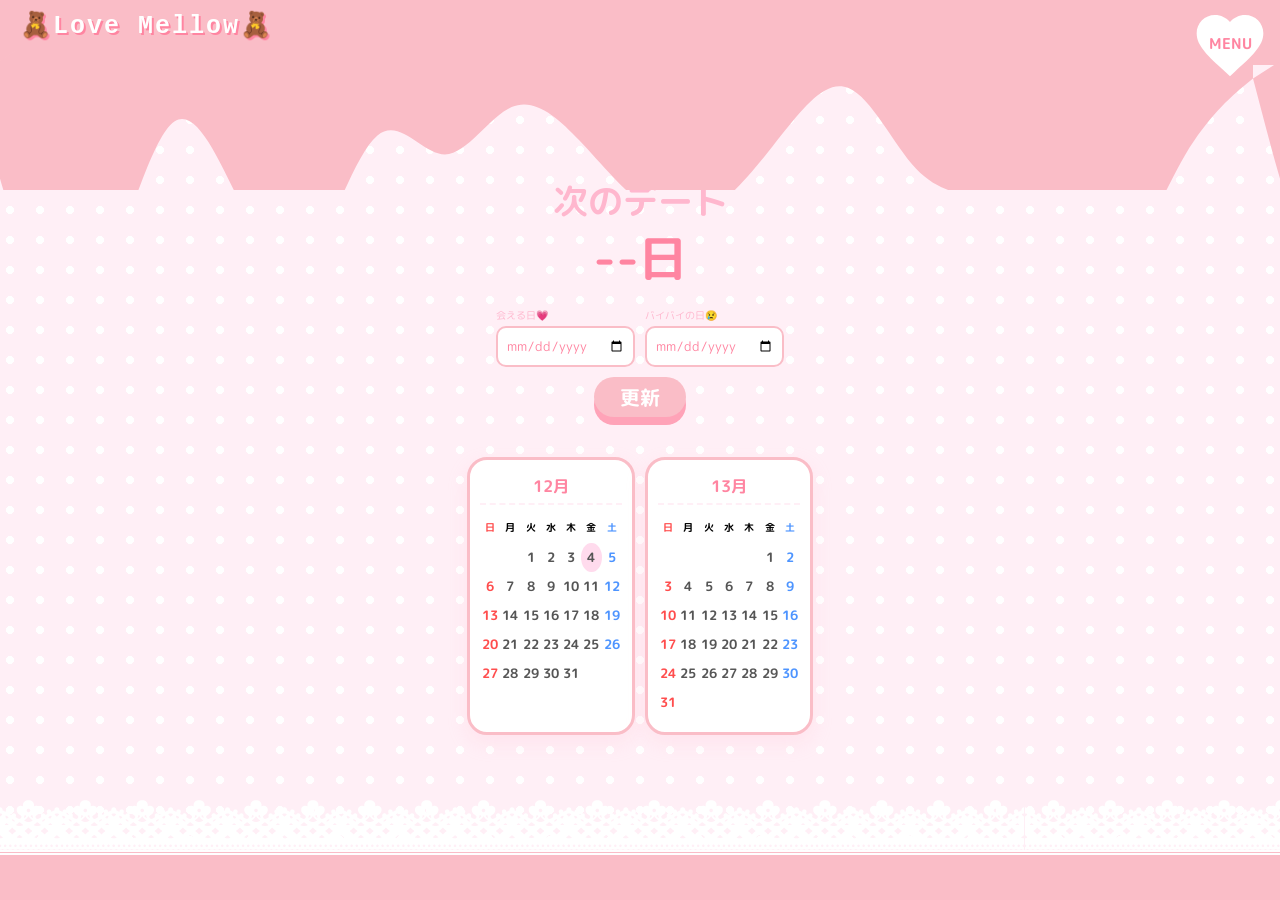
<file: date.html>
<!DOCTYPE html>
<html lang="ja">
<head>
    <meta charset="UTF-8">
    <meta name="viewport" content="width=device-width, initial-scale=1.0">
    <title>date 💗</title>
    <link href="https://fonts.googleapis.com/css2?family=M+PLUS+Rounded+1c:wght@500;700&display=swap" rel="stylesheet">
    <link rel="stylesheet" href="style.css">
</head>

<body class="date-page">
<header class="home-top-header">
    <div class="home-header-content">
        <span class="home-header-title">🧸Love Mellow🧸</span>
    </div>
    <button id="open-menu-btn" class="menu-open-button">MENU</button>
</header>

<div id="menu-modal" class="menu-overlay">
    <div class="menu-window">
        <h2 class="menu-title">Menu</h2>
        <ul class="menu-list">
            <li><a href="home.html" class="current">ホーム</a></li>
            <li><a href="date.html" class="current">次のデート</a></li>
            <li><a href="#">行きたいところ</a></li>
            <li><a href="#">思い出</a></li>
            <li><a href="#">目標</a></li>
            <li><a href="#">貯金</a></li>
            <li><a href="#">プロフ</a></li>
            <li><a href="#">お問い合わせ</a></li>
        </ul>
        <button id="close-btn" class="close-circle">×</button>
    </div>
</div>

<main class="date-main">
    <p class="countdown-label">次のデート</p>
    
    <div class="countdown-card">
        <p class="countdown-days"><span id="days-left">--</span>日</p>
        <div class="booking-inputs">
            <div class="input-group">
                <label>会える日💗</label>
                <input type="date" id="check-in">
            </div>
            <div class="input-group">
                <label>バイバイの日😢</label>
                <input type="date" id="check-out">
            </div>
        </div>
        <button onclick="updateCountdown()" class="update-btn" id="update-btn">更新</button>
        <div class="calendar-wrapper">
            <div id="calendar-1" class="calendar-box">1月（仮）</div>
            <div id="calendar-2" class="calendar-box">2月（仮）</div>
        </div>
    </div>
</main>

<div class="bottom-lace"></div>
<div class="bottom-header"></div>

<script>
    const openBtn = document.getElementById('open-menu-btn');
    const closeBtn = document.getElementById('close-btn');
    const menuModal = document.getElementById('menu-modal');

    openBtn.addEventListener('click', () => { menuModal.style.display = 'flex'; });
    closeBtn.addEventListener('click', () => { menuModal.style.display = 'none'; });

    menuModal.addEventListener('click', (e) => {
        if (e.target === menuModal) menuModal.style.display = 'none';
    });

    // 🌸 カレンダーの中身を自動で作る魔法
function createCalendar(id, year, month) {
    const wrapper = document.getElementById(id);
    if (!wrapper) return;

    // 🏨 選ばれているデート期間を取得
    const checkInVal = document.getElementById('check-in').value;
    const checkOutVal = document.getElementById('check-out').value;
    const checkInDate = checkInVal ? new Date(checkInVal).setHours(0,0,0,0) : null;
    const checkOutDate = checkOutVal ? new Date(checkOutVal).setHours(0,0,0,0) : null;

    const date = new Date(year, month, 1);
    const monthName = (month + 1) + "月"; 
    
    let html = `<h4>${monthName}</h4>`;
    html += '<table>';
    html += '<tr><td style="color:#ff4d4d;">日</td><td>月</td><td>火</td><td>水</td><td>木</td><td>金</td><td style="color:#4d94ff;">土</td></tr><tr>';

    for (let i = 0; i < date.getDay(); i++) { html += '<td></td>'; }

    const currentMonth = date.getMonth();
    const today = new Date().setHours(0,0,0,0);

    while (date.getMonth() === currentMonth) {
        if (date.getDay() === 0 && date.getDate() !== 1) { html += '</tr><tr>'; }

        const currentTime = date.getTime();
        
        // 🎨 デート期間中かチェック
        let dateClass = "";
        if (checkInDate && checkOutDate) {
            if (currentTime >= checkInDate && currentTime <= checkOutDate) {
                dateClass = "class='date-highlight'";
            }
        } else if (checkInDate && currentTime === checkInDate) {
            dateClass = "class='date-highlight'";
        }

        // 曜日ごとの色
        let color = "#555"; 
        if (date.getDay() === 0) color = "#ff4d4d"; 
        if (date.getDay() === 6) color = "#4d94ff"; 

        // 今日だけ丸をつける
        let bgStyle = (currentTime === today) ? "background:#ffdbed; border-radius:50%;" : "";

        html += `<td ${dateClass} style="color:${color}; ${bgStyle}">${date.getDate()}</td>`;
        date.setDate(date.getDate() + 1);
    }
    html += '</tr></table>';
    wrapper.innerHTML = html;
}
// 🌸 ページを開いた時に「記憶」を呼び出す魔法
window.onload = function() {
    const today = new Date();
    
    // 1. カレンダーを表示
    createCalendar('calendar-1', today.getFullYear(), today.getMonth());
    createCalendar('calendar-2', today.getFullYear(), today.getMonth() + 1);

    // 2. 貯金箱から日付を読み出す
    const savedCheckIn = localStorage.getItem('myDate_checkIn');
    const savedCheckOut = localStorage.getItem('myDate_checkOut');

    // 3. もし記憶があったら、入力欄に入れて再計算する
    if (savedCheckIn) {
        document.getElementById('check-in').value = savedCheckIn;
        if (savedCheckOut) document.getElementById('check-out').value = savedCheckOut;
        updateCountdown(); // 💗マークと残り日数を自動で出す
    }
};

// 🌸 「更新」ボタンを押した時に「記憶」させる魔法
function updateCountdown() {
    const checkIn = document.getElementById('check-in').value;
    const checkOut = document.getElementById('check-out').value;

    if (!checkIn) {
        alert("日付を選んでね！💗");
        return;
    }

    // 🌟 貯金箱に保存する！
    localStorage.setItem('myDate_checkIn', checkIn);
    localStorage.setItem('myDate_checkOut', checkOut);

    const targetDate = new Date(checkIn);
    const today = new Date();
    today.setHours(0, 0, 0, 0);
    targetDate.setHours(0, 0, 0, 0);

    const diffTime = targetDate - today;
    const diffDays = Math.ceil(diffTime / (1000 * 60 * 60 * 24));

    const display = document.getElementById('days-left');
    // 🌸 updateCountdown 関数の中を探してね
if (diffDays > 0) {
    // 💡 ここ！ innerText をこれに書き換えるよ
    display.innerHTML = `<small style="font-size: 0.5em; vertical-align: middle; margin-right: 5px;">あと</small>${diffDays}`;
} else if (diffDays === 0) {
    display.innerText = "今日だよ！💗";
}

    // カレンダーをハート付きで描き直す
    const current = new Date();
    createCalendar('calendar-1', current.getFullYear(), current.getMonth());
    createCalendar('calendar-2', current.getFullYear(), current.getMonth() + 1);
}
</script>
</body>
</html>
</file>
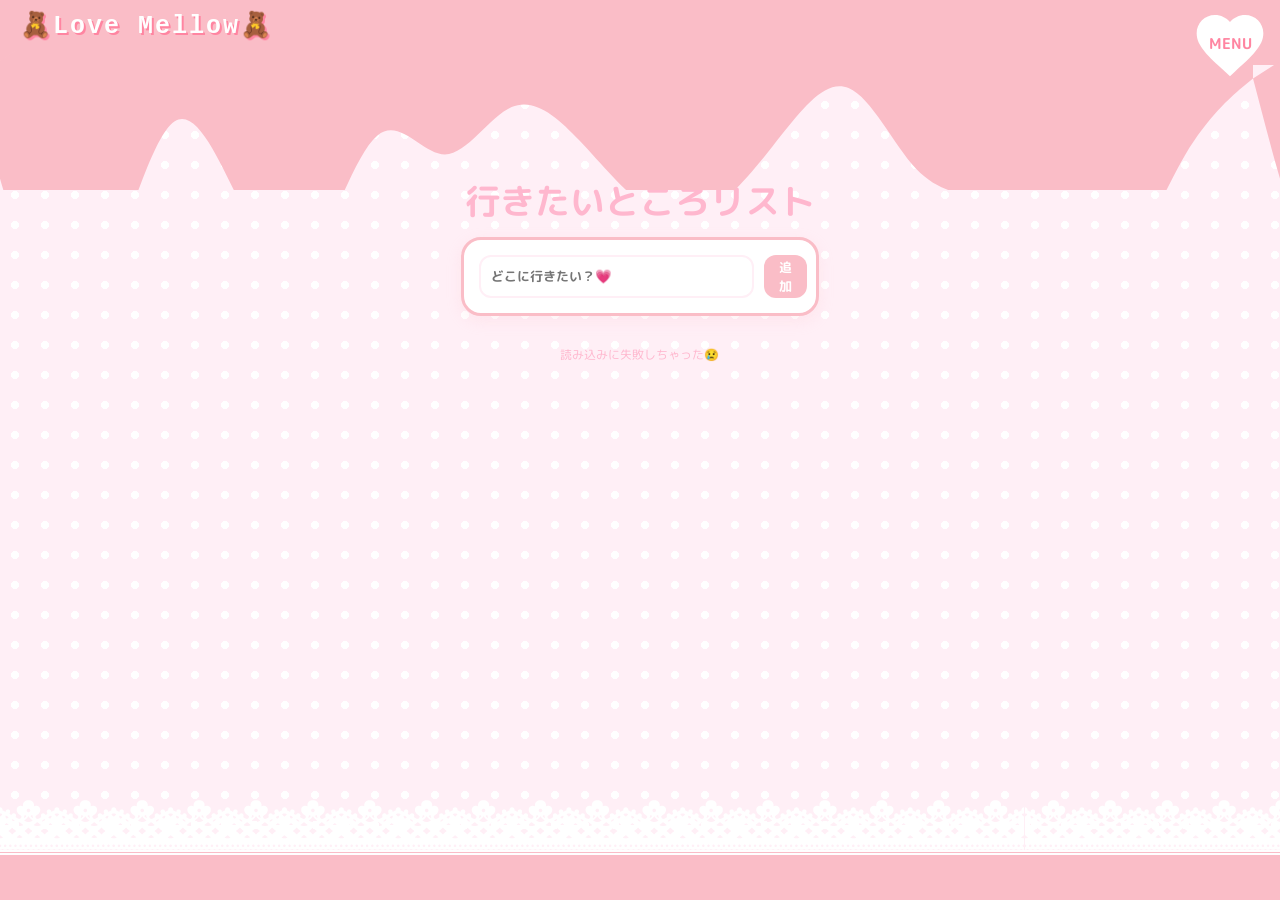
<file: lets-go.html>
<!DOCTYPE html>
<html lang="ja">
<head>
    <meta charset="UTF-8">
    <meta name="viewport" content="width=device-width, initial-scale=1.0">
    <title>go 💗</title>
    <link href="https://fonts.googleapis.com/css2?family=M+PLUS+Rounded+1c:wght@500;700&display=swap" rel="stylesheet">
    <link rel="stylesheet" href="style.css">
</head>

<body class="go-page">
<header class="home-top-header">
    <div class="home-header-content">
        <span class="home-header-title">🧸Love Mellow🧸</span>
    </div>
    <button id="open-menu-btn" class="menu-open-button">MENU</button>
</header>

<div id="menu-modal" class="menu-overlay">
    <div class="menu-window">
        <h2 class="menu-title">Menu</h2>
        <ul class="menu-list">
            <li><a href="home.html">ホーム</a></li>
            <li><a href="date.html">次のデート</a></li>
            <li><a href="lets-go.html" class="current">行きたいところ</a></li>
            <li><a href="#">思い出</a></li>
            <li><a href="#">目標</a></li>
            <li><a href="#">貯金</a></li>
            <li><a href="#">プロフ</a></li>
            <li><a href="#">お問い合わせ</a></li>
        </ul>
        <button id="close-btn" class="close-circle">×</button>
    </div>
</div>

<main class="go-main">
    <p class="go-label">行きたいところリスト</p>

    <div class="input-card">
        <input type="text" id="wish-input" placeholder="どこに行きたい？💗">
        <button onclick="addWish()" class="add-btn">追加</button>
    </div>

    <div id="wish-list-container" class="wish-container">
        </div>
</main>


<div class="bottom-lace"></div>
<div class="bottom-header"></div>

<script>
    // 💡 さよちゃんが新しく作ってくれた魔法のトンネル（URL）
    const API_URL = "https://script.google.com/macros/s/AKfycbx1lgMQZiy8JyfM9ewUIBhLfEmkRT_gVU--X5SNOnAMKaQhXVz9lFJLaBt2AvNYGtpK/exec";

    // メニューの動き
    const openBtn = document.getElementById('open-menu-btn');
    const closeBtn = document.getElementById('close-btn');
    const menuModal = document.getElementById('menu-modal');

    openBtn.addEventListener('click', () => { menuModal.style.display = 'flex'; });
    closeBtn.addEventListener('click', () => { menuModal.style.display = 'none'; });
    menuModal.addEventListener('click', (e) => { if (e.target === menuModal) menuModal.style.display = 'none'; });
    
    // 🌸 ページを開いた時に、倉庫（スプレッドシート）から読み出す
    window.onload = async function() {
        const container = document.getElementById('wish-list-container');
        container.innerHTML = "<p style='color:#ffb7ce; font-size:12px; text-align:center;'>二人の倉庫を確認中...💕</p>";
        
        try {
            const response = await fetch(API_URL);
            const savedWishes = await response.json();
            
            container.innerHTML = ""; 
            // 倉庫のデータを表示（古い順に並んでいるので、表示時に工夫するよ）
            savedWishes.forEach((data, index) => displayWish(data.wish, index));
            
            if (savedWishes.length === 0) {
                container.innerHTML = "<p style='color:#ffb7ce; font-size:12px; text-align:center;'>まだリストが空っぽだよ！追加してみてね💗</p>";
            }
        } catch (e) {
            container.innerHTML = "<p style='color:#ffb7ce; font-size:12px; text-align:center;'>読み込みに失敗しちゃった😢</p>";
        }
    };

    // 🌸 リストを「倉庫」に追加する魔法
    async function addWish() {
        const input = document.getElementById('wish-input');
        const wishText = input.value.trim();
        if (!wishText) return;

        const addBtn = document.querySelector('.add-btn');
        addBtn.disabled = true;
        addBtn.innerText = "送信中...";

        try {
            await fetch(API_URL, {
                method: "POST",
                body: JSON.stringify({ wish: wishText })
            });
            
            input.value = "";
            location.reload(); 
        } catch (e) {
            alert("送れなかったよ💦");
            addBtn.disabled = false;
            addBtn.innerText = "追加";
        }
    }

    // 🌸 画面にカードを作る魔法
    function displayWish(text, index) {
        const container = document.getElementById('wish-list-container');
        const card = document.createElement('div');
        card.className = 'wish-card';
        card.innerHTML = `
            <span>💗 ${text}</span>
            <button class="delete-wish-btn" onclick="deleteWish(${index})">×</button>
        `;
        // 新しいものが一番上に来るように prepend
        container.prepend(card);
    }

    // 🌸 倉庫（スプレッドシート）から消す魔法
    async function deleteWish(index) {
        if (!confirm("これをリストから消してもいい？💗")) return;

        // 💡 1. 画面上のカードを特定して、ぬるっと消えるアニメをかける
        const container = document.getElementById('wish-list-container');
        const cards = container.getElementsByClassName('wish-card');
        
        // prependで逆順に並んでいるので、indexを使って正しいカードを選ぶよ
        const targetCard = cards[cards.length - 1 - index];
        if (targetCard) targetCard.classList.add('fade-out');

        try {
            // 💡 2. スプレッドシートに「削除」の命令を送る
            await fetch(API_URL, {
                method: "POST",
                body: JSON.stringify({ 
                    action: 'delete', 
                    index: index 
                })
            });
            
            // 💡 3. アニメーションを待ってから更新
            setTimeout(() => {
                location.reload();
            }, 400);
        } catch (e) {
            alert("消せなかったよ💦");
        }
    }
</script>
</body>
</html>
</file>
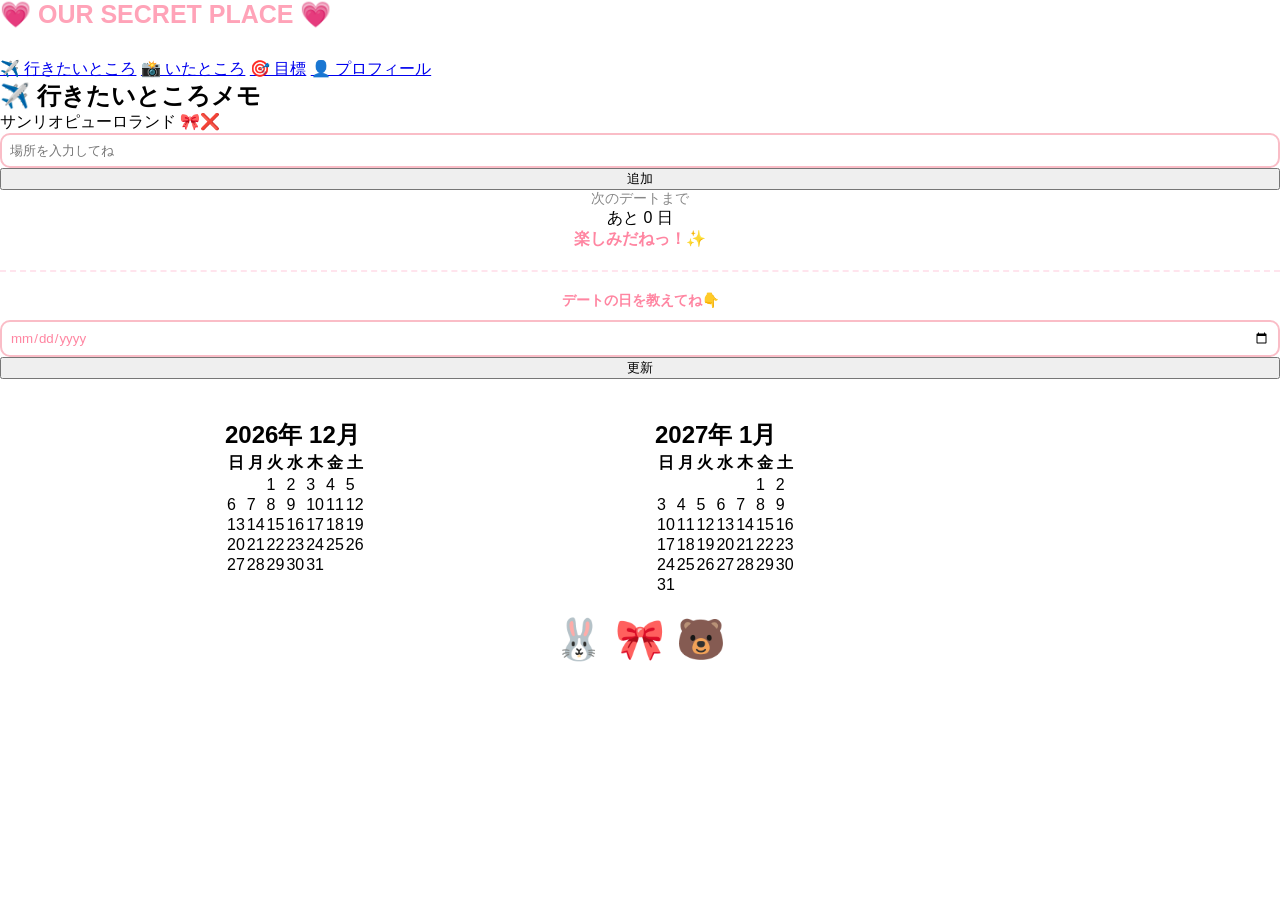
<file: menu.html>
<!DOCTYPE html>
<html lang="ja">
<head>
    <meta charset="UTF-8">
    <meta name="viewport" content="width=device-width, initial-scale=1.0">
    <title>ずっといっしょ！</title>
    <link rel="stylesheet" href="style.css">
</head>
<body>
    <h1>💗 OUR SECRET PLACE 💗</h1>
    <div class="main-layout">
        <div class="side-menu">
            <div class="menu-container">
                <a href="page-list1.html" class="menu-button">✈️ 行きたいところ</a>
                <a href="page-list2.html" class="menu-button">📸 いたところ</a>
                <a href="page-goal.html" class="menu-button">🎯 目標</a>
                <a href="page-profile.html" class="menu-button">👤 プロフィール</a>
            </div>
        </div>

        <div class="content-area">
            
            <div class="card">
                <h2>✈️ 行きたいところメモ</h2>
                <ul id="memo-list" class="memo-list"></ul>
                <div class="input-group">
                    <input type="text" id="memo-input" placeholder="場所を入力してね">
                    <button class="main-btn" onclick="addMemo()">追加</button>
                </div>
            </div>

            <div class="card">
                <div class="countdown-container" style="text-align: center;">
                    <p style="color: #888; margin: 0; font-size: 14px;">次のデートまで</p>
                    <div class="countdown-number">あと <span id="days-left">--</span> 日</div>
                    <p style="color: #ff85a1; font-weight: bold; margin-bottom: 20px;">楽しみだねっ！✨</p>
                    
                    <div style="margin-top: 10px; border-top: 2px dashed #ffe4ed; padding-top: 20px;">
                        <p style="font-size: 14px; color: #ff85a1; font-weight: bold; margin-bottom: 10px;">デートの日を教えてね👇</p>
                        <div class="input-group">
                            <input type="date" id="date-picker">
                            <button class="main-btn" onclick="updateNextDate()">更新</button>
                        </div>
                    </div>
                </div>
            </div>

            <div class="card">
                <div class="calendar-wrapper" style="display: flex; gap: 30px; flex-wrap: wrap; justify-content: center;">
                    <div style="flex: 1; min-width: 280px; max-width: 400px;">
                        <h2 id="calendar-month-1">--月</h2>
                        <table class="calendar-table">
                            <thead>
                                <tr>
                                    <th class="sun">日</th><th>月</th><th>火</th><th>水</th><th>木</th><th>金</th><th class="sat">土</th>
                                </tr>
                            </thead>
                            <tbody id="calendar-body-1"></tbody>
                        </table>
                    </div>
                    <div style="flex: 1; min-width: 280px; max-width: 400px;">
                        <h2 id="calendar-month-2">--月</h2>
                        <table class="calendar-table">
                            <thead>
                                <tr>
                                    <th class="sun">日</th><th>月</th><th>火</th><th>水</th><th>木</th><th>金</th><th class="sat">土</th>
                                </tr>
                            </thead>
                            <tbody id="calendar-body-2"></tbody>
                        </table>
                    </div>
                </div>
            </div>

            <div style="font-size: 40px; margin-top: 20px; text-align: center; width: 100%;">🐰 🎀 🐻</div>
        </div>
    </div>

    <script>
        let nextDateStr = localStorage.getItem('nextDate') || ""; 

        function init() {
            document.getElementById('date-picker').value = nextDateStr;
            const now = new Date();
            const today = new Date(now.getFullYear(), now.getMonth(), now.getDate());
            
            let nextDate = new Date();
            if (nextDateStr) {
                nextDate = new Date(nextDateStr);
            }
            nextDate.setHours(0, 0, 0, 0); 

            const diffTime = nextDate - today;
            const diffDays = Math.ceil(diffTime / (1000 * 60 * 60 * 24));
            document.getElementById("days-left").innerText = diffDays > 0 ? diffDays : 0;

            createCalendar(today.getFullYear(), today.getMonth(), "calendar-month-1", "calendar-body-1", today, nextDate);
            const nextMonthDate = new Date(today.getFullYear(), today.getMonth() + 1, 1);
            createCalendar(nextMonthDate.getFullYear(), nextMonthDate.getMonth(), "calendar-month-2", "calendar-body-2", today, nextDate);
            renderMemos();
        }

        function updateNextDate() {
            const newDate = document.getElementById('date-picker').value;
            if (newDate) {
                localStorage.setItem('nextDate', newDate);
                nextDateStr = newDate;
                init(); 
                alert("デートの日を保存したよ！💗");
            }
        }

        function createCalendar(year, month, titleId, bodyId, today, nextDate) {
            document.getElementById(titleId).innerText = `${year}年 ${month + 1}月`;
            const firstDay = new Date(year, month, 1).getDay();
            const lastDate = new Date(year, month + 1, 0).getDate();
            const tbl = document.getElementById(bodyId);
            tbl.innerHTML = "";

            let date = 1;
            for (let i = 0; i < 6; i++) {
                let row = document.createElement("tr");
                for (let j = 0; j < 7; j++) {
                    let cell = document.createElement("td");
                    if (j === 0) cell.classList.add("sun");
                    if (j === 6) cell.classList.add("sat");

                    if (i === 0 && j < firstDay) {
                        cell.innerText = "";
                    } else if (date > lastDate) {
                        cell.innerText = "";
                    } else {
                        const dayValue = date;
                        cell.innerText = dayValue;
                        if (dayValue === nextDate.getDate() && month === nextDate.getMonth() && year === nextDate.getFullYear()) {
                            cell.classList.add("date-day");
                        } 
                        if (dayValue === today.getDate() && month === today.getMonth() && year === today.getFullYear()) {
                            cell.classList.add("today");
                        }
                        date++;
                    }
                    row.appendChild(cell);
                }
                tbl.appendChild(row);
                if (date > lastDate) break;
            }
        }

        function addMemo() {
            const input = document.getElementById('memo-input');
            const text = input.value.trim();
            if (text) {
                const memos = getStoredMemos();
                memos.push(text);
                saveMemos(memos);
                renderMemos();
                input.value = ''; 
            }
        }

        function deleteMemo(index) {
            const memos = getStoredMemos();
            memos.splice(index, 1);
            saveMemos(memos);
            renderMemos();
        }

        function getStoredMemos() {
            const stored = localStorage.getItem('secretMemos');
            return stored ? JSON.parse(stored) : ["サンリオピューロランド 🎀"];
        }

        function saveMemos(memos) {
            localStorage.setItem('secretMemos', JSON.stringify(memos));
        }

        function renderMemos() {
            const list = document.getElementById('memo-list');
            const memos = getStoredMemos();
            list.innerHTML = ''; 
            memos.forEach((text, index) => {
                const li = document.createElement('li');
                li.className = 'memo-item';
                li.innerHTML = `<span>${text}</span><span class="delete-btn" onclick="deleteMemo(${index})">❌</span>`;
                list.appendChild(li);
            });
        }

        init();
    </script>
</body>
</html>
</file>
<file: style.css>
@charset "UTF-8";
/*🩷ー🩷ー🩷ー🩷ー🩷ー🩷ー🩷ー🩷ー🩷ー🩷ー🩷ー🩷ー🩷ー🩷ー🩷ー🩷ー🩷ー🩷ー🩷*/

/*ーーーーーーー*/
/*🟥全ページ🟥*/
/*ーーーーーーー*/

/*🩷ー🩷ー🩷ー🩷ー🩷ー🩷ー🩷ー🩷ー🩷ー🩷ー🩷ー🩷ー🩷ー🩷ー🩷ー🩷ー🩷ー🩷ー🩷*/
/*🟦サイト全体の文字を全部かわいくする魔法*/
* {
    /*👇余計な隙間を全部ゼロにするーーーーーーーーーーー👇*/
    margin: 0;
    padding: 0;
    box-sizing: border-box;
    /*🟨ーーーーーーーーーーーーーーーーーーーーーーー🟨*/

    /*👇フォントを可愛くーーーーーーーーーーーーーーー👇*/
    font-family: 'M PLUS Rounded 1c', "Hiragino Maru Gothic ProN", "Meiryo", sans-serif;
    /*🟨ーーーーーーーーーーーーーーーーーーーーーーー🟨*/
}

/*🟦マウスの矢印をハートにする魔法*/
html, body {
    /* ネットで拾った可愛いハートの画像（.cur または .png）を指定してね */
    /* 32pxくらいの小さい画像がおすすめ！ */
    cursor: url('image/miku01a.ani'), auto;
}

/*🟦ボタンの上で「指マーク」 */
button, input, a {
    cursor: pointer;
}
/*🩷ー🩷ー🩷ー🩷ー🩷ー🩷ー🩷ー🩷ー🩷ー🩷ー🩷ー🩷ー🩷ー🩷ー🩷ー🩷ー🩷ー🩷ー🩷*/

/*ーーーーーーーー*/
/*🟥indx.html🟥*/
/*ーーーーーーーー*/

/*🩷ー🩷ー🩷ー🩷ー🩷ー🩷ー🩷ー🩷ー🩷ー🩷ー🩷ー🩷ー🩷ー🩷ー🩷ー🩷ー🩷ー🩷ー🩷*/
/*🟦背景*/
body.login-page {
    /*👇背景の色ーーーーーーーーーーーーーーーーーーー👇*/
    background-color: #ffeff6;
    /*🟨ーーーーーーーーーーーーーーーーーーーーーーー🟨*/

    /*👇画面の上下左右、どこにも隙間がないピンクの空間👇*/
    margin: 0;     /*外側の余白をゼロに*/
    padding: 0;    /*内側の余白をゼロに*/
    width: 100%;   /*横幅をいっぱいに*/
    height: 100vh; /*高さを画面に合わせる*/
    /*🟨ーーーーーーーーーーーーーーーーーーーーーーー🟨*/

    /*👇Flexboxー自動で真ん中寄せ・整列ーセットーーー👇*/
    display: flex;           /*レイアウトの自由な並べ替えできるようになる */
    flex-direction: column;  /*中身を「縦」に並べる*/
    justify-content: center; /*★左右のど真ん中に並べる*/
    align-items: center;     /*★上下のど真ん中に並べる*/
    padding-top: 20px;       /*箱の内側の上のスキマ（余白）*/
    padding-bottom: 20px;    /*箱の内側の下のスキマ（余白）*/
    gap: 0px;                /*各パーツの間のスキマ */
    /*🟨ーーーーーーーーーーーーーーーーーーーーーーー🟨*/

    /*👇白い水玉模様（ドット）をつくるーーーーーーーー👇*/
    /*radial-gradient：円形のグラデーション*/
    /*#ffffff 20%：白い水玉模様の水玉の部分*/
    /*transparent 20%：透明な部分。これによって背景のピンクが見える*/
    background-image: radial-gradient(#ffffff 20%, transparent 20%);
    background-size: 30px 30px;   /*水玉模様の大きさ 上下、左右*/
    background-position: center;  /*水玉模様のスタート位置　真ん中から*/
    background-repeat: repeat;    /*水玉模様を縦にも横にも繰り返す*/
    background-attachment: fixed; /*画面に固定してスクロールしても動かないようにする*/
    /*🟨ーーーーーーーーーーーーーーーーーーーーーーー🟨*/
}
/*🩷ー🩷ー🩷ー🩷ー🩷ー🩷ー🩷ー🩷ー🩷ー🩷ー🩷ー🩷ー🩷ー🩷ー🩷ー🩷ー🩷ー🩷ー🩷*/

/*🩷ー🩷ー🩷ー🩷ー🩷ー🩷ー🩷ー🩷ー🩷ー🩷ー🩷ー🩷ー🩷ー🩷ー🩷ー🩷ー🩷ー🩷ー🩷*/
/*🟦看板（ヘッダー）の中の文字*/
.header-title {
    color: white;
    font-size: 25px;
    font-weight: bold;
    font-family: 'Courier New', Courier, monospace; /* ちょっとレトロなフォント */
    letter-spacing: 2px;
    text-shadow: 2px 2px 0px #ff85a1; /* 文字にピンクの影をつけてクッキリ */
}

/*🟦一番上の看板（ヘッダー）*/
.top-header {
    /*👇看板の場所決めーセットーーーーーーーーーーーー👇*/
    position: fixed; /*画面のその場所にパーツを固定する*/
    top: 0;
    left: 0;
    /*🟨ーーーーーーーーーーーーーーーーーーーーーーー🟨*/

    /*👇看板の大きさと色ーーーーーーーーーーーーーーー👇*/
    width: 100%;                         /*看板の横幅*/
    height: 50px;                        /*看板の高さ*/
    background-color: #fabdc7;         /*看板の背景色*/
    border-bottom: 5px double #ffffff; /*看板の下のフチに線を引く*/
    /*🟨ーーーーーーーーーーーーーーーーーーーーーーー🟨*/

    /*👇Flexboxー自動で真ん中寄せ・整列ーセットーーー👇*/
    display: flex;                       /*きれいに並べる*/
    justify-content: center;             /*★左右のど真ん中に並べる*/
    align-items: center;                 /*★上下のど真ん中に並べる*/
    z-index: 1000;                       /*重なり順（手前か奥か） 数字が大きいほど手前*/
    /*🟨ーーーーーーーーーーーーーーーーーーーーーーー🟨*/
}

/*🟦一番下の看板（ヘッダー）*/
.bottom-header {
    /*👇看板の場所決めーセットーーーーーーーーーーーー👇*/
    position: fixed; /*画面のその場所にパーツを固定する*/
    bottom: 0;
    left: 0;
    /*🟨ーーーーーーーーーーーーーーーーーーーーーーー🟨*/

    /*👇看板の大きさと色ーーーーーーーーーーーーーーー👇*/
    width: 100%;
    height: 50px;
    background-color: #fabdc7;
    border-top: 5px double #ffffff; /* 💡 上側に白い線を引く */
    /*🟨ーーーーーーーーーーーーーーーーーーーーーーー🟨*/

    /*👇Flexboxー自動で真ん中寄せ・整列ーセットーーー👇*/
    display: flex;                       /*きれいに並べる*/
    justify-content: center;             /*★左右のど真ん中に並べる*/
    align-items: center;                 /*★上下のど真ん中に並べる*/
    z-index: 1000;                       /*重なり順（手前か奥か） 数字が大きいほど手前*/
    /*🟨ーーーーーーーーーーーーーーーーーーーーーーー🟨*/
}

/*🩷ー🩷ー🩷ー🩷ー🩷ー🩷ー🩷ー🩷ー🩷ー🩷ー🩷ー🩷ー🩷ー🩷ー🩷ー🩷ー🩷ー🩷ー🩷*/

/*🩷ー🩷ー🩷ー🩷ー🩷ー🩷ー🩷ー🩷ー🩷ー🩷ー🩷ー🩷ー🩷ー🩷ー🩷ー🩷ー🩷ー🩷ー🩷*/
/*🟦看板の「下」にレースをつける*/
.top-lace {
    /*👇レースの場所決めーセットーーーーーーーーーーー👇*/
    position: fixed;      /* 画面に固定する魔法 */
    top: 50px;
    left: 0;
    z-index: 1100;        /*重なり順（手前か奥か） 数字が大きいほど手前*/
    /*🟨ーーーーーーーーーーーーーーーーーーーーーーー🟨*/

    /*👇レースの見せ方セットーーーーーーーーーーーーー👇*/
    width: 100%;          /* 横幅いっぱい */
    height: 50px;         /* レースの高さ*/
    background-image: url("image/Lace.png");
    background-repeat: repeat-x; /*レースをX（横）に繰り返す*/
    background-size: auto 100%;  /*レースの高さを指定したエリアにピッタリ合わせる*/
    /*🟨ーーーーーーーーーーーーーーーーーーーーーーー🟨*/
    
    transform: scaleY(-1); /*上下に反転*/
    pointer-events: none; /* マウスが当たってもここには何もないと判断する*/
}

/*🟦看板の「上」にレースをつける*/
.bottom-lace {
    /*👇レースの場所決めーセットーーーーーーーーーーー👇*/
    position: fixed;      /* 画面に固定する魔法 */
    bottom: 50px;
    left: 0;
    z-index: 1100;        /*重なり順（手前か奥か） 数字が大きいほど手前*/
    /*🟨ーーーーーーーーーーーーーーーーーーーーーーー🟨*/

    /*👇レースの見せ方セットーーーーーーーーーーーーー👇*/
    width: 100%;          /* 横幅いっぱい */
    height: 50px;         /* レースの高さ*/
    background-image: url("image/Lace.png");
    background-repeat: repeat-x; /*レースをX（横）に繰り返す*/
    background-size: auto 100%;  /*レースの高さを指定したエリアにピッタリ合わせる*/
    /*🟨ーーーーーーーーーーーーーーーーーーーーーーー🟨*/
    
    pointer-events: none; /* マウスが当たってもここには何もないと判断する*/
}
/*🩷ー🩷ー🩷ー🩷ー🩷ー🩷ー🩷ー🩷ー🩷ー🩷ー🩷ー🩷ー🩷ー🩷ー🩷ー🩷ー🩷ー🩷ー🩷*/

/*🩷ー🩷ー🩷ー🩷ー🩷ー🩷ー🩷ー🩷ー🩷ー🩷ー🩷ー🩷ー🩷ー🩷ー🩷ー🩷ー🩷ー🩷ー🩷*/
/*🟦GIFとリボンのグループ*/
.gif-ribbon-group {
    /*👇Flexboxー自動で真ん中寄せ・整列ーセットーーー👇*/
    display: flex;           /*中身（リボンとGIF）を横に並べる */
    justify-content: center; /*左右のど真ん中に並べる*/
    align-items: center;     /*上下のど真ん中に並べる*/
    gap: 50px;               /*リボンとGIFの間*/
    /*🟨ーーーーーーーーーーーーーーーーーーーーーーー🟨*/

    /*👇場所とサイズーーーーーーーーーーーーーーーーー👇*/
    width: 95%;              /* 画面の端っこにピッタリすぎないサイズ */
    max-width: 400px;        /* 大きくなりすぎない */
    margin: 20px auto;       /* 📦 箱そのものを画面の真ん中に置く！ */
    /*🟨ーーーーーーーーーーーーーーーーーーーーーーー🟨*/
}

/*🟦真ん中のGIF*/
.gif-container {
    /*👇大きさと死守する設定ーーーーーーーーーーーーー👇*/
    width: 35vw;       /* 画面の横幅の35%の大きさに！ */
    max-width: 150px;  /* でも150pxよりは大きくならない */
    height: 100px;     /* 高さは固定でもOK、または auto にしてみて */
    flex-shrink: 0;    /* マイメロちゃんは縮まないように死守！ */
    /*🟨ーーーーーーーーーーーーーーーーーーーーーーー🟨*/

    /*👇画像の設定ーーーーーーーーーーーーーーーーーー👇*/
    background-size: contain; /* 枠の中にピッタリ収める */
    background-repeat: no-repeat; /* 1回だけ表示 */
    background-position: center; /* 真ん中に置く */
    /*🟨ーーーーーーーーーーーーーーーーーーーーーーー🟨*/

    /*👇余白の設定ーーーーーーーーーーーーーーーーーー👇*/
    /*margin；外側の隙間*/
    /*padding：内側の隙間*/
    margin-top: 10px;
    margin-bottom: 10px;
    /*🟨ーーーーーーーーーーーーーーーーーーーーーーー🟨*/

    /*！画像は上下で好きなもの入れられるようにした！*/
}

/*🟦リボン*/
.deco-ribbon {
    /*👇大きさと伸縮の設定ーーーーーーーーーーーーーー👇*/
    width: 15vw;       /* 画面の横幅の15%の大きさに！ */
    max-width: 100px;  /* でも60pxよりは大きくならない */
    height: 60px;      /* 高さは固定でもOK、または auto にしてみて */
    flex-shrink: 1;    /* 苦しい時は縮んでね！という命令 */
    /*🟨ーーーーーーーーーーーーーーーーーーーーーーー🟨*/

    /*👇画像の設定ーーーーーーーーーーーーーーーーーー👇*/
    background-image: url('image/kawaiiribbon.png');
    background-size: contain;   /* 画像を箱の中に収める */
    background-repeat: no-repeat; /* 1つだけ表示する */
    background-position: center;
    /*🟨ーーーーーーーーーーーーーーーーーーーーーーー🟨*/

    /*👇リボンの色を染めてさらに光らせるーーーーーーー👇*/
    /*sepia(10%)：下地作り*/
    /*hue-rotate(300deg)：色変えのメイン魔法*/
    /*saturate(150%)：鮮やかさアップ*/
    /*drop-shadow(0 0 5px #ffb7ce)：光のベール*/
    filter: sepia(10%) hue-rotate(300deg) saturate(150%) drop-shadow(0 0 5px #ffb7ce);
    /*🟨ーーーーーーーーーーーーーーーーーーーーーーー🟨*/
}
/*🩷ー🩷ー🩷ー🩷ー🩷ー🩷ー🩷ー🩷ー🩷ー🩷ー🩷ー🩷ー🩷ー🩷ー🩷ー🩷ー🩷ー🩷ー🩷*/

/*🩷ー🩷ー🩷ー🩷ー🩷ー🩷ー🩷ー🩷ー🩷ー🩷ー🩷ー🩷ー🩷ー🩷ー🩷ー🩷ー🩷ー🩷ー🩷*/
/*🟦パスワード入力のカード*/
.login-box {
    /*👇大きさと場所ーーーーーーーーーーーーーーーーー👇*/
    width: 90%;                  /* スマホで見た時に画面からはみ出さないように */
    max-width: 380px;            /* パソコンで見ても大きくなりすぎないように */
    margin-top: 0px;
    /*パーツを動かすと周りのパーツもつられて動いちゃうけど自分だけちょっと横にズレることができる*/
    position: relative;
    /*🟨ーーーーーーーーーーーーーーーーーーーーーーー🟨*/

    /*👇見た目の設定ーーーーーーーーーーーーーーーーー👇*/
    background-color: #ffffff;  /* 白い箱の中の色*/
    border: 8px double #fabdc7; /* レトロな二重線 */
    border-radius: 40px;          /* ぐにゃっと丸く */
     /* ドリームコア風のパキッとした影 */
    box-shadow: 0 20px 50px rgba(250, 189, 199, 0.5);
    /*🟨ーーーーーーーーーーーーーーーーーーーーーーー🟨*/

    /*👇特殊な内枠と隙間ーーーーーーーーーーーーーーー👇*/
    outline: 4px solid #ffffff;
    outline-offset: -12px;
    padding: 30px 15px;           /* 箱の内側のゆとり */
    text-align: center;           /* 中の文字を全部真ん中に */
    /*🟨ーーーーーーーーーーーーーーーーーーーーーーー🟨*/
}

/*🟦文字*/
h1 {
    /*👇色と大きさーーーーーーーーーーーーーーーーーー👇*/
    color: #ffa3b8;
    font-weight: bold;
    /*🟨ーーーーーーーーーーーーーーーーーーーーーーー🟨*/

    /*👇フォントの設定ーーーーーーーーーーーーーーーー👇*/
    font-size: 25px;
    /*🟨ーーーーーーーーーーーーーーーーーーーーーーー🟨*/

    /*👇下のパーツとの距離ーーーーーーーーーーーーーー👇*/
    margin-bottom: 30px;
    /*🟨ーーーーーーーーーーーーーーーーーーーーーーー🟨*/
}

/*🟦入力欄*/
input[type="text"]#pass-field {
    /*👇入力欄のサイズと色ーーーーーーーーーーーーーー👇*/
    width: 100%;                 /*.login-boxの横幅いっぱいに広がる*/
    padding: 15px;               /*入力欄の内側に10pxの間をつくる*/
    border-radius: 30px;
    box-sizing: border-box; /* 💡 横幅100%でも、はみ出さないように守るお守り */
    /*🟨ーーーーーーーーーーーーーーーーーーーーーーー🟨*/

    /*👇文字と入力設定ーーーーーーーーーーーーーーーー👇*/
    font-size: 16px;             /**入力する文字の大きさ*/
    text-align: center;
    outline: none;               /* クリックした時の青い枠線を消すよ */
    ime-mode: active;      /* 日本語入力を最初からオンにする設定 */
    /*🟨ーーーーーーーーーーーーーーーーーーーーーーー🟨*/

    /*👇入力欄色ーーーーーーーーーーーーーーーーーーー👇*/
    background-color: #ffffff; /*入力欄の中身を白く*/
    border: 3px solid #fabdc7; /* 点線にして手作り感を出すよ */
    color: #ff85a1;            /*入力欄の縁の色*/
    /*🟨ーーーーーーーーーーーーーーーーーーーーーーー🟨*/
}

/*🟦入力ボタン*/
#login-btn {
    /*👇形とサイズーーーーーーーーーーーーーーーーーー👇*/
    width: 25%;                     /*ボタンの横幅*/
    padding:5px;                    /*文字とフチの間のゆとり*/
    border-radius: 40px;            /*角を丸くする*/
    margin-top: 20px;
    cursor: pointer;                /* マウスを乗せると指マークになる */
    /*🟨ーーーーーーーーーーーーーーーーーーーーーーー🟨*/

    /*👇見た目と立体感ーーーーーーーーーーーーーーーー👇*/
    background-color: #fabdc7;
    color: white;                 /*文字の色*/
    font-size: 20px;                /*文字の大きさ*/
    font-weight: bold;              /*文字の太さ*/
    border: none;                   /*ブラウザが勝手につける黒い枠線を消す*/
    box-shadow: 0 8px 0 #ffa3b8;  /*立体的な厚み */
    /*🟨ーーーーーーーーーーーーーーーーーーーーーーー🟨*/

    /*👇押した感覚ーーーーーーーーーーーーーーーーーー👇*/
    transition: 0.1s;               /*ボタンを押したり離したりした時の動き*/
    /*🟨ーーーーーーーーーーーーーーーーーーーーーーー🟨*/
}

/*🟦ボタンを押したら沈む*/
#login-btn:active {
    /*👇下にずらす設定ーーーーーーーーーーーーーーーー👇*/
    transform: translateY(4px); /*押した瞬間に4px下に動かす */
    /*🟨ーーーーーーーーーーーーーーーーーーーーーーー🟨*/

    /*👇厚みの調整ーーーーーーーーーーーーーーーーーー👇*/
    box-shadow: 0 2px 0 #e8a2af;
    /*🟨ーーーーーーーーーーーーーーーーーーーーーーー🟨*/
}

/*🟦ヒントの文字*/
.hint {
    /*👇色とサイズーーーーーーーーーーーーーーーーーー👇*/
    color: #ffb7ce;
    font-size: 14px;
    margin-top: 5px;
    /*🟨ーーーーーーーーーーーーーーーーーーーーーーー🟨*/
}
/*🩷ー🩷ー🩷ー🩷ー🩷ー🩷ー🩷ー🩷ー🩷ー🩷ー🩷ー🩷ー🩷ー🩷ー🩷ー🩷ー🩷ー🩷ー🩷*/

/*ーーーーーーーー*/
/*🟥home.html🟥*/
/*ーーーーーーーー*/

/*🩷ー🩷ー🩷ー🩷ー🩷ー🩷ー🩷ー🩷ー🩷ー🩷ー🩷ー🩷ー🩷ー🩷ー🩷ー🩷ー🩷ー🩷ー🩷*/
/*🟦背景*/
body.home-page {
    /*👇背景の色ーーーーーーーーーーーーーーーーーーー👇*/
    background-color: #ffeff6;
    /*🟨ーーーーーーーーーーーーーーーーーーーーーーー🟨*/

    /*👇画面の上下左右、どこにも隙間がないピンクの空間👇*/
    margin: 0;     /*外側の余白をゼロに*/
    padding: 0;    /*内側の余白をゼロに*/
    width: 100%;   /*横幅をいっぱいに*/
    height: 100vh; /*高さを画面に合わせる*/
    /*🟨ーーーーーーーーーーーーーーーーーーーーーーー🟨*/

    /*👇Flexboxー自動で真ん中寄せ・整列ーセットーーー👇*/
    display: flex;           /*レイアウトの自由な並べ替えできるようになる */
    flex-direction: column;   /* 💡 中身を「縦」に並べる魔法 */
    justify-content: flex-start; /*左右（横）のど真ん中に並べる*/
    align-items: center;     /*上下（縦）のど真ん中に並べる*/
    padding-top: 20px;
    align-items: center;     /*上下（縦）のど真ん中に並べる*/ 
    gap: 0px;               /* 💡 各パーツの間のスキマ */
    /*🟨ーーーーーーーーーーーーーーーーーーーーーーー🟨*/

    /* 💡 看板としずくに被らないように、上に大きな通り道を作る */
    padding-top: 350px; 
    /* 💡 下の看板にも被らないように余白を作る */
    padding-bottom: 20px;

    /*👇白い水玉模様（ドット）をつくるーーーーーーーー👇*/
    /*radial-gradient：円形のグラデーション*/
    /*#ffffff 20%：白い水玉模様の水玉の部分*/
    /*transparent 20%：透明な部分。これによって背景のピンクが見える*/
    background-image: radial-gradient(#ffffff 20%, transparent 20%);
    background-size: 30px 30px;   /*水玉模様の大きさ 上下、左右*/
    background-position: center;  /*水玉模様のスタート位置　真ん中から*/
    background-repeat: repeat;    /*水玉模様を縦にも横にも繰り返す*/
    background-attachment: fixed; /*画面に固定してスクロールしても動かないようにする*/
    /*🟨ーーーーーーーーーーーーーーーーーーーーーーー🟨*/
}
/*🩷ー🩷ー🩷ー🩷ー🩷ー🩷ー🩷ー🩷ー🩷ー🩷ー🩷ー🩷ー🩷ー🩷ー🩷ー🩷ー🩷ー🩷ー🩷*/

/*🩷ー🩷ー🩷ー🩷ー🩷ー🩷ー🩷ー🩷ー🩷ー🩷ー🩷ー🩷ー🩷ー🩷ー🩷ー🩷ー🩷ー🩷ー🩷*/
/*🟦看板の中の文字*/
.home-header-title {
    /*👇文字のスタイルーーーーーーーーーーーーーーーー👇*/
    color: white;
    font-size: 25px;
    font-weight: bold;
    font-family: 'Courier New', Courier, monospace; /* ちょっとレトロなフォント */
    letter-spacing: 2px;
    text-shadow: 2px 2px 0px #ff85a1; /* 文字にピンクの影をつけてクッキリ */
    /*🟨ーーーーーーーーーーーーーーーーーーーーーーー🟨*/
}

/*🟦一番上の看板（ヘッダー）*/
.home-top-header {
    /*👇場所の設定ーーーーーーーーーーーーーーーーーー👇*/
    position: fixed;
    top: 0;
    left: 0;
    width: 100%;
    height: 50px; 
    z-index: 1000;
    /*🟨ーーーーーーーーーーーーーーーーーーーーーーー🟨*/

    /*👇見た目の設定ーーーーーーーーーーーーーーーーー👇*/
    background-color: #fabdc7;
    /*🟨ーーーーーーーーーーーーーーーーーーーーーーー🟨*/

    /*👇看板（ヘッダー）の文字ーーーーーーーーーーーー👇*/
    display: flex;
    justify-content: flex-start; /*左寄せにする*/
    padding-left: 20px;
    align-items: center;
    /*🟨ーーーーーーーーーーーーーーーーーーーーーーー🟨*/

    /* 下側に「看板と同じ色」の影を出すことで、隙間を塗りつぶすよ */
    box-shadow: 0 15px 0 #fabdc7;
}

/* 🟦とろ〜り*/
.home-top-header::after {
    content: "";
    position: absolute;

    /*👇大きさと場所の設定ーーーーーーーーーーーーーー👇*/
    top: 50px; 
    left: 0;
    width: 100%;
    height: 140px;
    z-index: -1000;
    /*🟨ーーーーーーーーーーーーーーーーーーーーーーー🟨*/ 
    
    /*👇色と形の設定ーーーーーーーーーーーーーーーーー👇*/
    background-image: url('data:image/svg+xml;utf8,<svg xmlns="http://www.w3.org/2000/svg" viewBox="0 0 1440 320"><path fill="%23fabdc7" fill-opacity="1" d="M0,32L12.6,80C25.3,128,51,224,76,266.7C101.1,309,126,299,152,245.3C176.8,192,202,96,227,80C252.6,64,278,128,303,176C328.4,224,354,256,379,229.3C404.2,203,429,117,455,96C480,75,505,117,531,117.3C555.8,117,581,75,606,64C631.6,53,657,75,682,101.3C707.4,128,733,160,758,176C783.2,192,808,192,834,176C858.9,160,884,128,909,96C934.7,64,960,32,985,42.7C1010.5,53,1036,107,1061,133.3C1086.3,160,1112,160,1137,170.7C1162.1,181,1187,203,1213,224C1237.9,245,1263,267,1288,245.3C1313.7,224,1339,160,1364,117.3C1389.5,75,1415,53,1427,42.7L1440,32L1440,0L1427.4,0C1414.7,0,1364,0,1339,0C1313.7,0,1288,0,1263,0C1237.9,0,1213,0,1187,0C1162.1,0,1137,0,1111,0C1086.3,0,1061,0,1035,0C1010.5,0,985,0,960,0C934.7,0,909,0,884,0C859.2,0,834,0,808,0C783.2,0,758,0,732,0C707.4,0,682,0,656,0C631.6,0,606,0,581,0C555.8,0,531,0,505,0C480,0,455,0,429,0C404.2,0,379,0,353,0C328.4,0,303,0,277,0C252.6,0,227,0,202,0C176.8,0,152,0,126,0C101,0,76,0,50,0C25,0,13,0L0,0Z"></path></svg>');
    background-size: cover;
    background-position: -27px top;
    /*🟨ーーーーーーーーーーーーーーーーーーーーーーー🟨*/
    
    /*👇動きの設定ーーーーーーーーーーーーーーーーーー👇*/
    animation: melt 5s infinite ease-in-out;
    transform-origin: top;
    /*🟨ーーーーーーーーーーーーーーーーーーーーーーー🟨*/
}

/* 🎬 動きの指示書（上下にゆらゆら） */
@keyframes melt {
    0%, 100% { transform: translateY(0); }
    50% { transform: translateY(12px); }
}
/*🩷ー🩷ー🩷ー🩷ー🩷ー🩷ー🩷ー🩷ー🩷ー🩷ー🩷ー🩷ー🩷ー🩷ー🩷ー🩷ー🩷ー🩷ー🩷*/

/*🩷ー🩷ー🩷ー🩷ー🩷ー🩷ー🩷ー🩷ー🩷ー🩷ー🩷ー🩷ー🩷ー🩷ー🩷ー🩷ー🩷ー🩷ー🩷*/
/* 💖 メニューボタンを右側に固定する魔法 */
/* 💖 MENUボタンを「真っ直ぐなハート」にする魔法 */
.menu-open-button {
    position: absolute;
    right: 5px;
    top: 90%;
    transform: translateY(-50%);
    
    /* 🎨 大きさを可愛く調整（45pxくらいが看板に合うよ！） */
    width: 90px;
    height: 80px;
    
    /* 🪄 ハートの形を「画像」として背景にセットする魔法 */
    /* これなら中身の文字は回転しないよ！ */
    background-image: url('data:image/svg+xml;utf8,<svg xmlns="http://www.w3.org/2000/svg" viewBox="0 0 24 24"><path fill="white" d="M12,21.35L10.55,20.03C5.4,15.36 2,12.28 2,8.5C2,5.42 4.42,3 7.5,3C9.24,3 10.91,3.81 12,5.09C13.09,3.81 14.76,3 16.5,3C19.58,3 22,5.42 22,8.5C22,12.28 18.6,15.36 13.45,20.04L12,21.35Z"/></svg>');
    background-size: contain;
    background-repeat: no-repeat;
    background-position: center;
    background-color: transparent; /* 背景を透明にしてハートだけ見せる */
    
    border: none;
    cursor: pointer;
    z-index: 1001;
    
    /* 📝 中の文字を真っ直ぐど真ん中に置く */
    display: flex;
    justify-content: center;
    align-items: center;
    color: #ff85a1;
    font-size: 15px; /* 文字を少し小さくして収める */
    font-weight: bold;
    padding-bottom: 5px;
    padding-top: 2px; /* 💡 ハートの形に合わせて少し下に下げると綺麗！ */
}

/* ポチッと押した時の動き */
.menu-open-button:active {
    transform: translateY(-50%) scale(0.9); /* 💡 押すと少し小さくなる可愛い動き */
}

/* 🌸 メニュー画面（モーダル）の見た目 */
.menu-overlay {
    position: fixed;
    top: 0;
    left: 0;
    width: 100%;
    height: 100%;
    background-color: rgba(255, 239, 246, 0.8); /* 透明感のあるピンク */
    z-index: 2000;
    display: none; /* 最初は隠しておく魔法！ */
    justify-content: center;
    align-items: center;
}

/* 🌸 メニューの白い窓 */
.menu-window {
    background: white;
    padding: 30px;
    border-radius: 40px;
    border: 8px double #fabdc7;
    text-align: center;
    position: relative;
    width: 85%;
    max-width: 300px;
    box-shadow: 0 10px 30px rgba(255, 133, 161, 0.3);
}

/* 🌸 メニューのタイトルとリスト */
.menu-title {
    color: #ff85a1;
    margin-bottom: 20px;
    font-size: 24px;
}

.menu-list {
    list-style: none; /* 点々を消す */
}

.menu-list li {
    margin: 15px 0;
}

.menu-list a {
    text-decoration: none; /* 下線を消す */
    color: #ffb7ce;
    font-weight: bold;
    font-size: 18px;
    transition: 0.3s;
}

/* 🌸 今いるページの文字を濃くして、前後にハートを出す魔法 */
.menu-list a.current {
    color: #ff85a1; /* 文字を少し濃いピンクに */
}

/* 💡 文字の前にハートを出す設定 */
.menu-list a.current::before {
    content: "💗 "; /* ハートを表示 */
}

/* 💡 文字の後ろにもハートを出したいならこれ！ */
.menu-list a.current::after {
    content: " 💗";
}

.menu-list a:hover {
    color: #ff85a1; /* マウスを乗せると濃くなる */
}

/* 🌸 閉じるボタン（×） */
.close-circle {
    margin-top: 20px;
    background: #fabdc7;
    color: white;
    border: none;
    width: 40px;
    height: 40px;
    border-radius: 50%;
    font-size: 20px;
    line-height: 40px;
    cursor: pointer;
}

/*🩷ー🩷ー🩷ー🩷ー🩷ー🩷ー🩷ー🩷ー🩷ー🩷ー🩷ー🩷ー🩷ー🩷ー🩷ー🩷ー🩷ー🩷ー🩷*/

/* 🏠 ホームページ（body）の設定を修正 */
body.home-page {
    background-color: #ffeff6;
    margin: 0;
    padding: 0;
    width: 100%;
    min-height: 100vh; /* 💡 heightじゃなくmin-heightにすると、中身が増えても大丈夫！ */
    
    display: flex;
    flex-direction: column;
    justify-content: flex-start; /* 💡 ど真ん中（center）から「上から順（start）」に変更！ */
    align-items: center;
    
    /* 💡 看板としずくに被らないように、上に大きな通り道を作る */
    padding-top: 120px; 
    /* 💡 下の看板にも被らないように余白を作る */
    padding-bottom: 70px; 
}

/* 🖼️ ポラロイド風の白い額縁（サイズアップ版！） */
.photo-frame {
    background-color: white;
    padding: 10px 10px 15px 10px; /* 下側の余白を少し増やしてポラロイド感をUP */
    border-radius: 12px;

    /* 💡 魔法：幅と高さを大きくしたよ！ */
    width: 360px;  /* 280px から 320px にアップ！ */
    height: 350px; /* 340px から 400px にアップ！ */

    display: flex;
    flex-direction: column;
    justify-content: flex-start;
    align-items: center;
    overflow: hidden;
}

/* 📷 写真とGIFの設定 */
.main-photo, .main-gif {
    width: 100%;
    
    /* 💡 魔法：写真部分の高さも 300px にアップ！ */
    height: 350px; 
    
    /* 💡 写真を歪ませずにきれいに切り抜く魔法（これは必須！） */
    object-fit: cover; 
    
    border-radius: 6px;
    border: 1px solid #eee;
}

/* 🖋️ 写真の下の文字 */
.photo-caption {
    margin-top: 15px;
    color: #ff85a1;
    font-family: 'Courier New', Courier, monospace;
    font-weight: bold;
    text-align: center;
}

/* 👇 GIF画像の設定 👇 */
.main-gif {
    display: block; /* 💡 今はGIFを表示するよ！ */
}

/* 👇 普通の写真の設定 👇 */
.main-photo {
    display: none; /* 💡 今は写真は隠しておく魔法（none）！ */
}

/* 🖋️ 写真の下の文字 */
.photo-caption {
    margin-top: 15px;
    color: #ff85a1;
    font-family: 'Courier New', Courier, monospace;
    font-weight: bold;
    text-align: center;
}

/* 🎀 記念日エリアのスタイル */
.anniversary-container {
    margin-top: 30px;
    text-align: center;
    line-height: 1.6; /* 💡 行の間隔を少し広げて読みやすく */
}

/* 1行目：付き合って */
.anniversary-label {
    color: #ffb7ce;
    font-size: 30px;
    font-weight: bold;
    padding-top: 25px;
}

/* 2行目：〇年〇か月〇日 */
.anniversary-days {
    color: #ff85a1;
    font-size: 50px; /* 💡 ここを一番大きく！ */
    font-weight: bold;
    margin: 5px 0;
}

/* 3行目：なかよし */
.love-status {
    color: #ffb7ce;
    font-size: 20px;
    letter-spacing: 2px;
}

/*ーーーーーーーー*/
/*🟥date.html🟥*/
/*ーーーーーーーー*/


/*🟦背景*/
body.date-page {
    /*👇背景の色ーーーーーーーーーーーーーーーーーーー👇*/
    background-color: #ffeff6;
    /*🟨ーーーーーーーーーーーーーーーーーーーーーーー🟨*/

    /*👇画面の上下左右、どこにも隙間がないピンクの空間👇*/
    margin: 0;     /*外側の余白をゼロに*/
    padding: 0;    /*内側の余白をゼロに*/
    width: 100%;   /*横幅をいっぱいに*/
    height: 100vh; /*高さを画面に合わせる*/
    /*🟨ーーーーーーーーーーーーーーーーーーーーーーー🟨*/

    overflow: hidden; /* 💡 画面からはみ出さないように念のためのお守り */

    /*👇Flexboxー自動で真ん中寄せ・整列ーセットーーー👇*/
    display: flex;           /*レイアウトの自由な並べ替えできるようになる */
    flex-direction: column;   /* 💡 中身を「縦」に並べる魔法 */
    justify-content: flex-start; /*左右（横）のど真ん中に並べる*/
    align-items: center;     /*上下（縦）のど真ん中に並べる*/
    padding-top: 20px;
    align-items: center;     /*上下（縦）のど真ん中に並べる*/ 
    gap: 0px;               /* 💡 各パーツの間のスキマ */
    /*🟨ーーーーーーーーーーーーーーーーーーーーーーー🟨*/

    /* 💡 看板としずくに被らないように、上に大きな通り道を作る */
    padding-top: 130px; 
    /* 💡 下の看板にも被らないように余白を作る */
    padding-bottom: 20px;

    /*👇白い水玉模様（ドット）をつくるーーーーーーーー👇*/
    /*radial-gradient：円形のグラデーション*/
    /*#ffffff 20%：白い水玉模様の水玉の部分*/
    /*transparent 20%：透明な部分。これによって背景のピンクが見える*/
    background-image: radial-gradient(#ffffff 20%, transparent 20%);
    background-size: 30px 30px;   /*水玉模様の大きさ 上下、左右*/
    background-position: center;  /*水玉模様のスタート位置　真ん中から*/
    background-repeat: repeat;    /*水玉模様を縦にも横にも繰り返す*/
    background-attachment: fixed; /*画面に固定してスクロールしても動かないようにする*/
    /*🟨ーーーーーーーーーーーーーーーーーーーーーーー🟨*/
}

.countdown-label {
    font-size: 35px; /* 💡 50pxは大きすぎたから、少し小さくしてスペース確保 */
    margin-top: 45px;
    margin-bottom: 10px;
    text-align: center;
    color: #ffb7ce; 
    font-weight: bold; 
}

/* 📒 カードの枠を消して、中身の並びだけを整えるよ */
.countdown-card {
    background: transparent; /* 💡 背景を透明に！ */
    border: none;             /* 💡 二重線を消す！ */
    box-shadow: none;         /* 💡 影も消す！ */
    
    width: 95%;
    max-width: 600px;
    padding: 0;               /* 余白をゼロにしてスッキリ */
    text-align: center;
    margin-left: auto;
    margin-right: auto;
}

/* 📒 カウントダウン部分 */
.countdown-days {
    font-size: 40px; /* 💡 48pxから少しだけ小さく */
    margin-bottom: 15px;
}

.countdown-days {
    color: #ff85a1;
    font-size: 48px;
    margin-top: -15px;
    font-weight: bold;
}

/* 🏨 ホテル予約風の入力エリア */
.booking-inputs {
    display: flex;
    justify-content: center;
    align-items: flex-end;
    gap: 10px;
    margin-bottom: 10px;
    flex-wrap: wrap;
}

.input-group { 
    display: flex; 
    flex-direction: column; 
    text-align: left; 
}

.input-group label { 
    font-size: 10px; 
    color: #ffb7ce; 
    margin-bottom: 3px; 
}

/* 🏨 入力エリアを少しだけ目立たせる */
.input-group input {
    background-color: white; /* 💡 入力欄は白くして読みやすく */
    border: 2px solid #fabdc7;
    border-radius: 10px;
    padding: 8px;
    color: #ff85a1;
}

.update-btn {
    /*👇形とサイズーーーーーーーーーーーーーーーーーー👇*/
    width: 25%;                     /*ボタンの横幅*/
    padding: 5px;                    /*文字とフチの間のゆとり*/
    border-radius: 40px;            /*角を丸くする*/
    margin-top: 20px;
    cursor: pointer;                /* マウスを乗せると指マークになる */
    /*🟨ーーーーーーーーーーーーーーーーーーーーーーー🟨*/

    /*👇見た目と立体感ーーーーーーーーーーーーーーーー👇*/
    background-color: #fabdc7;
    color: white;                 /*文字の色*/
    font-size: 20px;                /*文字の大きさ*/
    font-weight: bold;              /*文字の太さ*/
    border: none;                   /*ブラウザが勝手につける黒い枠線を消す*/
    box-shadow: 0 8px 0 #ffa3b8;  /*立体的な厚み */
    /*🟨ーーーーーーーーーーーーーーーーーーーーーーー🟨*/

    /*👇押した感覚ーーーーーーーーーーーーーーーーーー👇*/
    transition: 0.1s;               /*ボタンを押したり離したりした時の動き*/
    /*🟨ーーーーーーーーーーーーーーーーーーーーーーー🟨*/

    /* (今の設定にこれらをプラス) */
    display: block;
    margin: 10px auto 40px; /* 上に10px、左右は自動（真ん中）、下に40px */
}

/*🟦ボタンを押したら沈む*/
#update-btn:active {
    /*👇下にずらす設定ーーーーーーーーーーーーーーーー👇*/
    transform: translateY(4px); /*押した瞬間に4px下に動かす */
    /*🟨ーーーーーーーーーーーーーーーーーーーーーーー🟨*/

    /*👇厚みの調整ーーーーーーーーーーーーーーーーーー👇*/
    box-shadow: 0 2px 0 #e8a2af;
    /*🟨ーーーーーーーーーーーーーーーーーーーーーーー🟨*/
}

/* 📅 カレンダー2か月分を並べる外枠 */
.calendar-wrapper {
    display: flex;
    justify-content: center;
    gap: 10px;
    width: 100%;
    margin-top: 40px;
    padding: 0 10px;
}

/* 📒 カレンダー1ヶ月分の白い箱 */
.calendar-box {
    background: white;
    border: 3px solid #fabdc7;
    border-radius: 20px;
    padding: 15px 10px;
    width: 48%;
    max-width: 180px;
    box-shadow: 0 8px 20px rgba(255, 183, 206, 0.2);
}

/* 📅 月のタイトル（3月、4月） */
.calendar-box h4 {
    text-align: center;
    color: #ff85a1;
    font-size: 16px;
    margin-bottom: 10px;
    border-bottom: 2px dashed #ffeff6;
    padding-bottom: 5px;
}

/* 📅 テーブルの設定 */
.calendar-box table {
    width: 100%;
    border-collapse: collapse;
    table-layout: fixed; /* 💡 これで列の幅が全部均等になるよ！ */
}

/* 📅 曜日と数字のマス */
.calendar-box table td {
    text-align: center;
    vertical-align: middle;
    padding: 5px 0 !important;
    font-size: 13px; /* 💡 数字を大きくして見やすく！ */
    font-weight: bold;
}

/* 曜日の行だけ色を変える */
.calendar-box table tr:first-child td {
    font-size: 10px;
    padding-bottom: 8px !important;
}

/* 💖 デート期間中の日にちを可愛くする */
.date-highlight {
    background-color: #ffeff6; /* 薄いピンクの背景 */
    border-radius: 10px;
    position: relative;
    color: #ff85a1 !important;
}

/* 🎀 数字の下に小さく「デート💗」って入れる */
.date-highlight::after {
    content: "💗";
    position: absolute;
    bottom: 2px;
    left: 50%;
    transform: translateX(-50%);
    font-size: 6px; /* スマホで見えるギリギリの小ささ */
    white-space: nowrap;
    font-weight: bold;
}

/*ーーーーーーーーー*/
/*🟥lets-go.html🟥*/
/*ーーーーーーーーー*/

/* 🟥go.html専用の背景 */
body.go-page {
    background-color: #ffeff6;
    display: flex;
    flex-direction: column;
    align-items: center;
    padding-top: 130px; /* 看板の下から */
    padding-bottom: 100px;
    /* 水玉背景（共通） */
    background-image: radial-gradient(#ffffff 20%, transparent 20%);
    background-size: 30px 30px;
    background-attachment: fixed;
}

.go-label {
    font-size: 35px; /* 💡 50pxは大きすぎたから、少し小さくしてスペース確保 */
    margin-top: 45px;
    margin-bottom: 10px;
    text-align: center;
    color: #ffb7ce; 
    font-weight: bold;
}

/* 💌 入力エリアのカード */
.input-card {
    background: white;
    width: 95%;          /* 💡 画面幅に合わせて少し広げる */
    max-width: 400px;
    padding: 15px;
    border-radius: 20px;
    border: 3px solid #fabdc7;
    display: flex;
    gap: 10px;
    margin: 0 auto 30px; /* 💡 左右を「auto」にすると真ん中に寄る魔法！ */
    box-shadow: 0 5px 15px rgba(250, 189, 199, 0.2);
}

.input-card input {
    flex: 1; /* 💡 入力欄をできるだけ長くする */
    border: 2px solid #ffeff6;
    border-radius: 12px;
    padding: 10px;
    outline: none;
    color: #ff85a1;
    font-weight: bold;
}

.add-btn {
    background: #fabdc7;
    color: white;
    border: none;
    padding: 0 15px;
    border-radius: 12px;
    font-weight: bold;
}

/* 🎀 溜まっていくリストのカード */
.wish-container {
    width: 95%;          /* 💡 入力欄と同じ幅に合わせる */
    max-width: 400px;
    margin: 0 auto;      /* 💡 これでコンテナ自体が真ん中に来る！ */
    display: flex;
    flex-direction: column;
    align-items: center; /* 💡 中のカードも真ん中に揃える */
    gap: 10px;
}

.wish-card {
    background: white;
    width: 100%;         /* 💡 コンテナの幅いっぱいに広げる */
    padding: 15px 20px;
    border-radius: 20px;
    display: flex;
    justify-content: space-between;
    align-items: center;
    color: #ff85a1;
    font-weight: bold;
    box-shadow: 0 3px 10px rgba(0,0,0,0.05);
}

@keyframes slideIn {
    0% {opacity: 0;transform: translateY(-20px) scale(0.9); /* 上からふわっと */}
    100% {opacity: 1;transform: translateY(0) scale(1);}
}

/* 🪄 消える時の「ぬるっ」とした動き */
.fade-out {
    animation: slideOut 0.4s ease-in forwards !important;
}

@keyframes slideOut {
    0% {opacity: 1;transform: translateX(0);}
    100% {opacity: 0;transform: translateX(30px); /* 右に滑りながら消える */}
}

/* ❌ 削除ボタン */
.delete-wish-btn {
    background: #ffeff6;
    color: #ffb7ce;
    border: none;
    width: 25px;
    height: 25px;
    border-radius: 50%;
    font-size: 14px;
    font-weight: bold;
    display: flex;
    justify-content: center;
    align-items: center;
    transition: 0.2s;
}

.delete-wish-btn:hover {
    background: #fabdc7;
    color: white;
}
</file>
